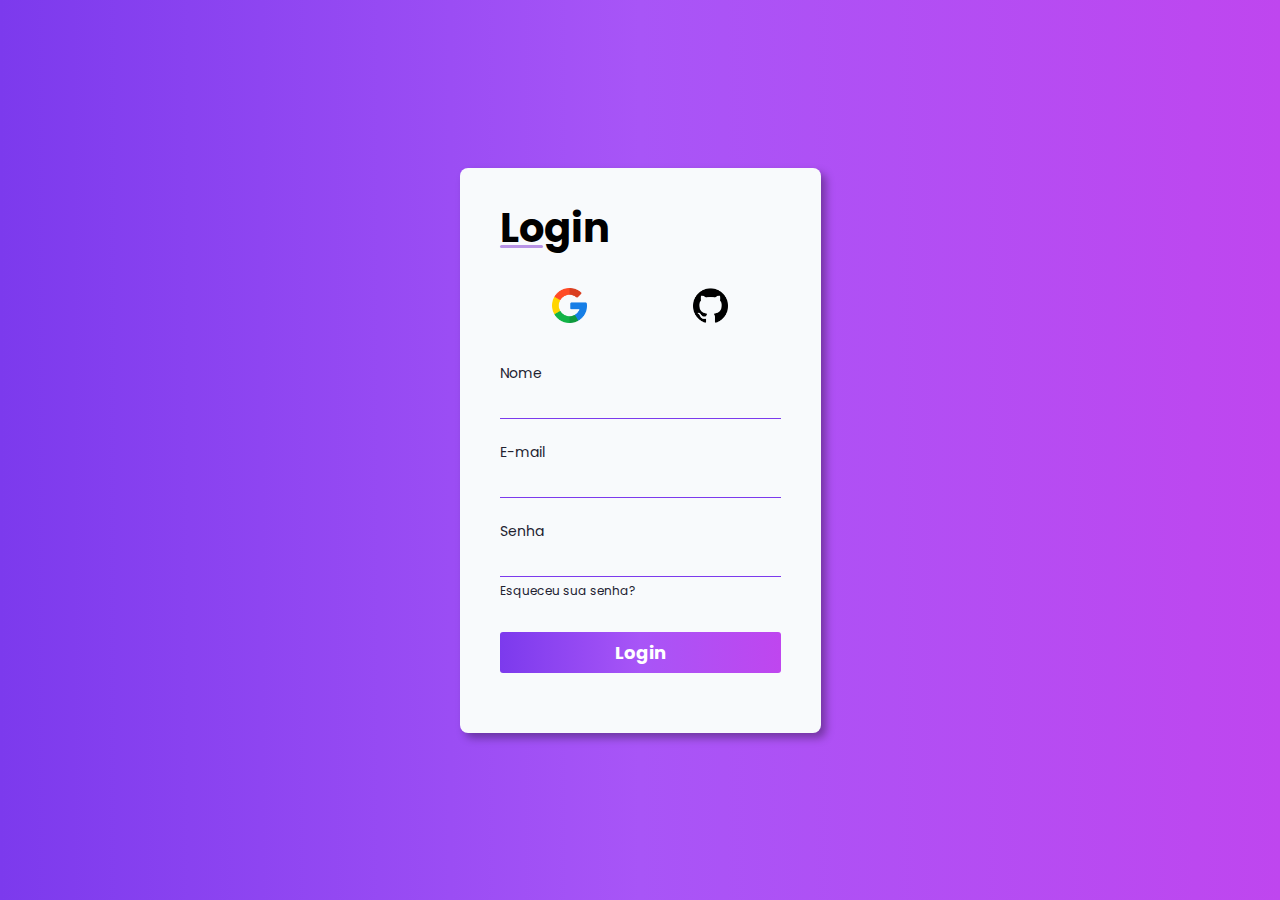
<file: Dashboard com Login/index.html>
<!DOCTYPE html>
<html lang="en">
<head>
    <meta charset="UTF-8">
    <meta http-equiv="X-UA-Compatible" content="IE=edge">
    <meta name="viewport" content="width=device-width, initial-scale=1.0">
    <link rel="stylesheet" href="https://cdnjs.cloudflare.com/ajax/libs/font-awesome/6.2.0/css/all.min.css" integrity="sha512-xh6O/CkQoPOWDdYTDqeRdPCVd1SpvCA9XXcUnZS2FmJNp1coAFzvtCN9BmamE+4aHK8yyUHUSCcJHgXloTyT2A==" crossorigin="anonymous" referrerpolicy="no-referrer" />
    
    <link rel="stylesheet" href="assets/css/style.css">
    
    <title>Login</title>
</head>
<body>   
    <main id="container">
        <form id="login_form">
            <!-- FORM HEADER -->
            <div id="form_header">
                <h1>Login</h1>
                <i id="mode_icon" class="fa-solid fa-moon"></i>
            </div>

            <!-- SOCIAL MEDIA LINKS -->
            <div id="social_media">

                <!-- GOOGLE -->
                <a href="#">
                    <img src="assets/imgs/google.png" alt="Google logo">
                </a>
                
                <!-- GITHUB -->
                <a href="#">
                    <img src="assets/imgs/github.png" alt="">
                </a>
            </div>

            <!-- INPUTS -->
            <div id="inputs">
                <!-- NAME -->
                <div class="input-box">
                    <label for="name">
                        Nome
                        <div class="input-field">
                            <i class="fa-solid fa-user"></i>
                            <input type="text" id="name" name="name">
                        </div>
                    </label>
                </div>
                
                <!-- EMAIL -->
                <div class="input-box">
                    <label for="email">
                        E-mail
                        <div class="input-field">
                            <i class="fa-solid fa-envelope"></i>
                            <input type="email" id="email" name="email">
                        </div>
                    </label>
                </div>
                
                <!-- PASSWORD -->
                <div class="input-box">
                    <label for="password">
                        Senha
                        <div class="input-field">
                            <i class="fa-solid fa-key"></i>
                            <input type="password" id="password" name="password">
                        </div>
                    </label>
                    
                    <!-- FORGOT PASSWORD -->
                    <div id="forgot_password">
                        <a href="forgotpass.html">
                            Esqueceu sua senha?
                        </a>
                    </div>
                </div>
            </div>

            <!-- LOGIN BUTTON -->
           
            <button type="submit" id="login_button" >
                <a href="Dashboard/index.html">
            Login
        </button>
    </a>
        </form>
    </main>

    <!-- JAVASCRIPT -->
    <script type="text/javascript" src="assets/js/script.js"></script>
</body>
</html>
</file>
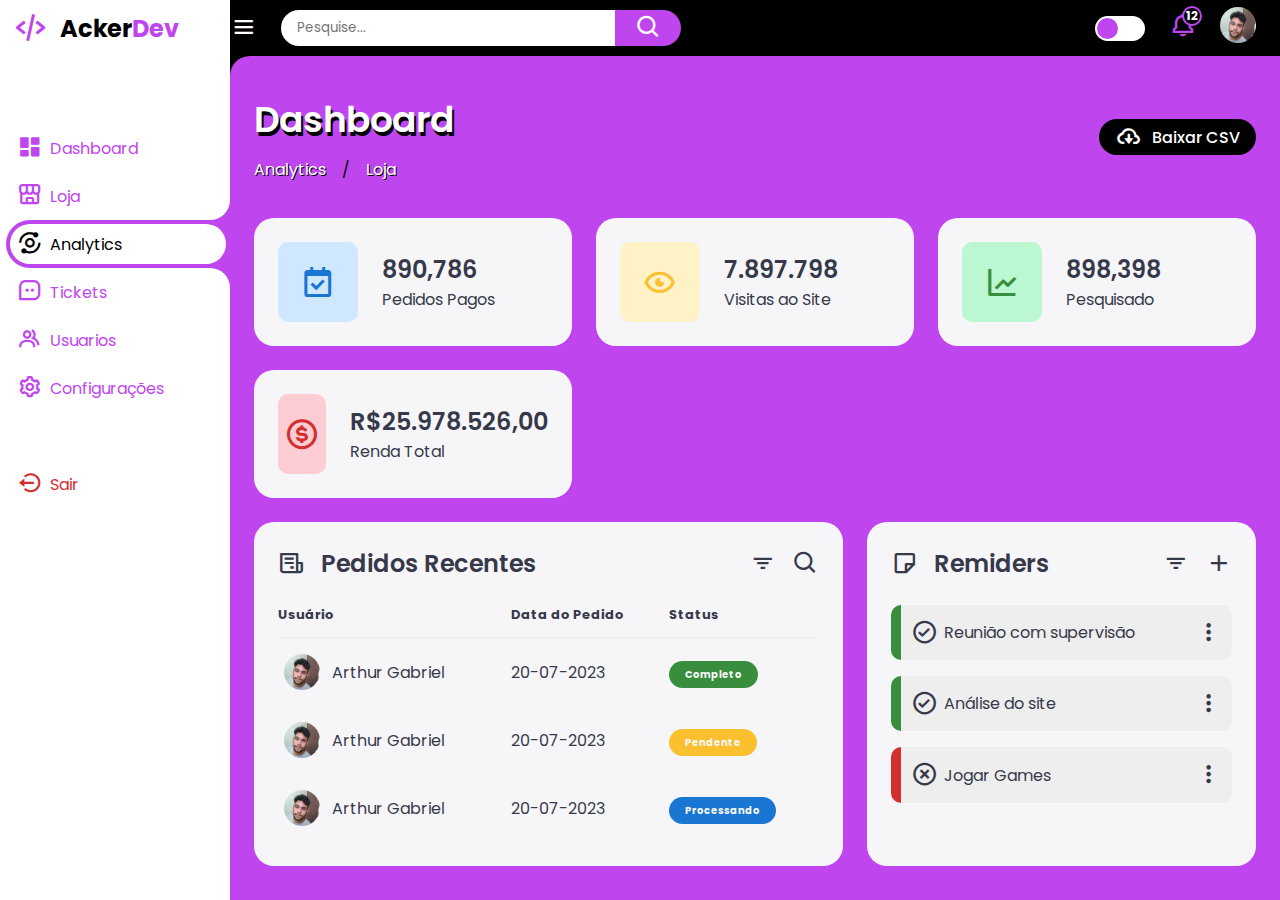
<file: Dashboard com Login/Dashboard/index.html>
<!DOCTYPE html>
<html lang="en">

<head>
    <meta charset="UTF-8">
    <meta name="viewport" content="width=device-width, initial-scale=1.0">
    <link href='https://unpkg.com/boxicons@2.1.4/css/boxicons.min.css' rel='stylesheet'>
    <link rel="stylesheet" href="style.css">
    <title>AckerDev</title>
</head>

<body>

    <!-- Sidebar -->
    <div class="sidebar">
        <a href="#" class="logo">
            <i class='bx bx-code-alt'></i>
            <div class="logo-name"><span>Acker</span>Dev</div>
        </a>
        <ul class="side-menu">
            <li><a href="#"><i class='bx bxs-dashboard'></i>Dashboard</a></li>
            <li><a href="#"><i class='bx bx-store-alt'></i>Loja</a></li>
            <li class="active"><a href="#"><i class='bx bx-analyse'></i>Analytics</a></li>
            <li><a href="#"><i class='bx bx-message-square-dots'></i>Tickets</a></li>
            <li><a href="#"><i class='bx bx-group'></i>Usuarios</a></li>
            <li><a href="#"><i class='bx bx-cog'></i>Configurações</a></li>
        </ul>
        <ul class="side-menu">
            <li>
                <a href="/index.html" class="logout">
                    <i class='bx bx-log-out-circle'></i>
                    Sair
                </a>
            </li>
        </ul>
    </div>
    <!-- End of Sidebar -->

    <!-- Main Content -->
    <div class="content">
        <!-- Navbar -->
        <nav>
            <i class='bx bx-menu'></i>
            <form action="#">
                <div class="form-input">
                    <input type="search" placeholder="Pesquise...">
                    <button class="search-btn" type="submit"><i class='bx bx-search'></i></button>
                </div>
            </form>
            <input type="checkbox" id="theme-toggle" hidden>
            <label for="theme-toggle" class="theme-toggle"></label>
            <a href="#" class="notif">
                <i class='bx bx-bell'></i>
                <span class="count">12</span>
            </a>
            <a href="#" class="profile">
                <img src="images/logo.jpg">
            </a>
        </nav>

        <!-- End of Navbar -->

        <main>
            <div class="header">
                <div class="left">
                    <h1>Dashboard</h1>
                    <ul class="breadcrumb">
                        <li><a href="#">
                                Analytics
                            </a></li>
                        /
                        <li><a href="#" class="active">Loja</a></li>
                    </ul>
                </div>
                <a href="#" class="report">
                    <i class='bx bx-cloud-download'></i>
                    <span>Baixar CSV</span>
                </a>
            </div>

            <!-- Insights -->
            <ul class="insights">
                <li>
                    <i class='bx bx-calendar-check'></i>
                    <span class="info">
                        <h3>
                            890,786
                        </h3>
                        <p>Pedidos Pagos</p>
                    </span>
                </li>
                <li><i class='bx bx-show-alt'></i>
                    <span class="info">
                        <h3>
                         7.897.798
                        </h3>
                        <p>Visitas ao Site</p>
                    </span>
                </li>
                <li><i class='bx bx-line-chart'></i>
                    <span class="info">
                        <h3>
                            898,398
                        </h3>
                        <p>Pesquisado</p>
                    </span>
                </li>
                <li><i class='bx bx-dollar-circle'></i>
                    <span class="info">
                        <h3>
                            R$25.978.526,00
                        </h3>
                        <p>Renda Total</p>
                    </span>
                </li>
            </ul>
            <!-- End of Insights -->

            <div class="bottom-data">
                <div class="orders">
                    <div class="header">
                        <i class='bx bx-receipt'></i>
                        <h3>Pedidos Recentes</h3>
                        <i class='bx bx-filter'></i>
                        <i class='bx bx-search'></i>
                    </div>
                    <table>
                        <thead>
                            <tr>
                                <th>Usuário</th>
                                <th>Data do Pedido</th>
                                <th>Status</th>
                            </tr>
                        </thead>
                        <tbody>
                            <tr>
                                <td>
                                    <img src="images/profile-1.jpg">
                                    <p>Arthur Gabriel</p>
                                </td>
                                <td>20-07-2023</td>
                                <td><span class="status completed">Completo</span></td>
                            </tr>
                            <tr>
                                <td>
                                    <img src="images/profile-1.jpg">
                                    <p>Arthur Gabriel</p>
                                </td>
                                <td>20-07-2023</td>
                                <td><span class="status pending">Pendente</span></td>
                            </tr>
                            <tr>
                                <td>
                                    <img src="images/profile-1.jpg">
                                    <p>Arthur Gabriel</p>
                                </td>
                                <td>20-07-2023</td>
                                <td><span class="status process">Processando</span></td>
                            </tr>
                        </tbody>
                    </table>
                </div>

                <!-- Reminders -->
                <div class="reminders">
                    <div class="header">
                        <i class='bx bx-note'></i>
                        <h3>Remiders</h3>
                        <i class='bx bx-filter'></i>
                        <i class='bx bx-plus'></i>
                    </div>
                    <ul class="task-list">
                        <li class="completed">
                            <div class="task-title">
                                <i class='bx bx-check-circle'></i>
                                <p>Reunião com supervisão</p>
                            </div>
                            <i class='bx bx-dots-vertical-rounded'></i>
                        </li>
                        <li class="completed">
                            <div class="task-title">
                                <i class='bx bx-check-circle'></i>
                                <p>Análise do site</p>
                            </div>
                            <i class='bx bx-dots-vertical-rounded'></i>
                        </li>
                        <li class="not-completed">
                            <div class="task-title">
                                <i class='bx bx-x-circle'></i>
                                <p>Jogar Games</p>
                            </div>
                            <i class='bx bx-dots-vertical-rounded'></i>
                        </li>
                    </ul>
                </div>

                <!-- End of Reminders-->

            </div>

        </main>

    </div>

    <script src="index.js"></script>
</body>

</html>
</file>
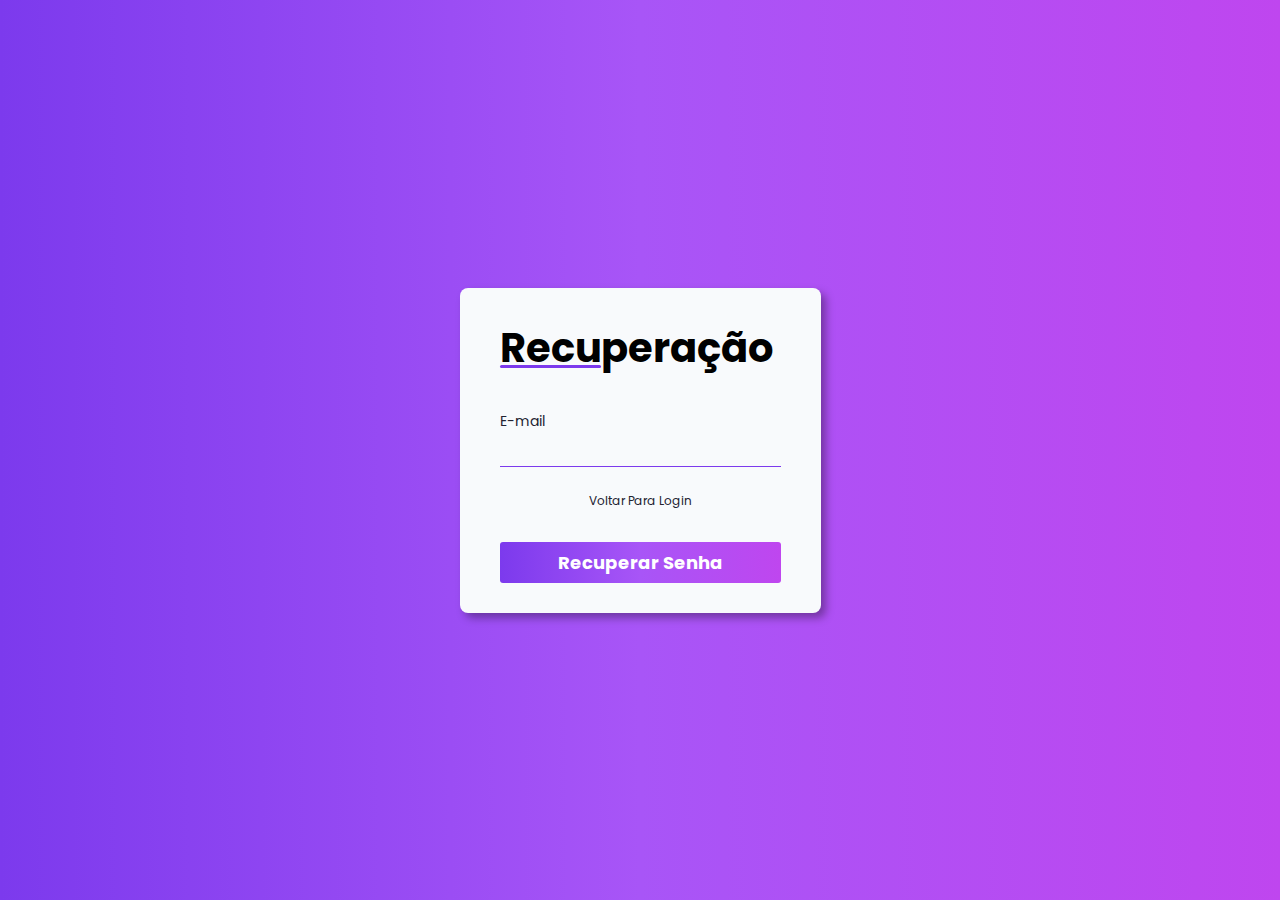
<file: Dashboard com Login/forgotpass.html>
<!DOCTYPE html>
<html lang="en">
<head>
    <meta charset="UTF-8">
    <meta http-equiv="X-UA-Compatible" content="IE=edge">
    <meta name="viewport" content="width=device-width, initial-scale=1.0">
    <link rel="stylesheet" href="https://cdnjs.cloudflare.com/ajax/libs/font-awesome/6.2.0/css/all.min.css" integrity="sha512-xh6O/CkQoPOWDdYTDqeRdPCVd1SpvCA9XXcUnZS2FmJNp1coAFzvtCN9BmamE+4aHK8yyUHUSCcJHgXloTyT2A==" crossorigin="anonymous" referrerpolicy="no-referrer" />
    
    <link rel="stylesheet" href="assets/css/styleforgot.css">
    
    <title>Recuperação</title>
</head>
<body>   
    <main id="container">
        <form id="login_form">
            <!-- FORM HEADER -->
            <div id="form_header">
                <h1>Recuperação</h1>
                <i id="mode_icon" class="fa-solid fa-moon"></i>
            </div>

            

            <!-- INPUTS -->
            <div id="inputs">
                <!-- NAME -->
                
                
                <!-- EMAIL -->
                <div class="input-box">
                    <label for="email">
                        E-mail
                        <div class="input-field">
                            <i class="fa-solid fa-envelope"></i>
                            <input type="email" id="email" name="email">
                        </div>
                    </label>
                </div>
                
               
                    
                    <!-- FORGOT PASSWORD -->
                    <div id="forgot_password">
                        <a href="index.html">
                            Voltar Para Login
                        </a>
                    </div>
                </div>
            </div>

            <!-- LOGIN BUTTON -->
            <button type="submit" id="login_button">
                <a href="index.html">Recuperar Senha</a>
            </button>
        </form>
    </main>

    <!-- JAVASCRIPT -->
    <script type="text/javascript" src="assets/js/script.js"></script>
</body>
</html>
</file>
<file: Dashboard com Login/assets/css/style.css>
@import url('https://fonts.googleapis.com/css2?family=Poppins:wght@100;200;300;400&display=swap');

/** Variables - colors **/
:root {
    /* Light */
    --color-light-50: #f8fafc;

    /* Dark */
    --color-dark-50: #222230;
    --color-dark-100: #42435c;
    --color-dark-900: #000;

    /* Purple */
    --color-purple-50: #7c3aed;
    --color-purple-100: #a855f7;
    --color-purple-200: #bf46ef;

    /* Gradient */
    --color-gradient: linear-gradient(90deg, var(--color-purple-50), var(--color-purple-100), var(--color-purple-200));
}

/* General */
* {
    font-family: 'Poppins', sans-serif;
    margin: 0;
    padding: 0;
    box-sizing: border-box;
}

#container {
    height: 100vh;
    width: 100%;
    display: flex;
    justify-content: center;
    align-items: center;
    background: var(--color-gradient)
}

#login_form {
    display: flex;
    flex-direction: column;
    height: fit-content;
    background-color: var(--color-light-50);
    padding: 30px 40px;
    border-radius: 8px;
    gap: 30px;
    box-shadow: 5px 5px 8px rgba(0, 0, 0, 0.336);
    animation: dark-to-light-background 0.3s ease-in-out;
}

/* Form Header */
#form_header {
    display: flex;
    align-items: center;
    justify-content: space-between;
}

#form_header h1 {
    font-size: 40px;
    position: relative;
}

#form_header h1::before {
    position: absolute;
    content: '';
    width: 40%;
    height: 3px;
    background-color: rgb(184, 148, 230);
    bottom: 10px;
    border-radius: 5px;
}

#mode_icon {
    cursor: pointer;
    font-size: 20px;
}

/* Social Media */
#social_media {
    display: flex;
    justify-content: space-around;
}

#social_media img {
    width: 35px;
}

#social_media img:hover {
    transform: scale(1.2);
    
}

/* Inputs */
#inputs {
    display: flex;
    align-items: center;
    justify-content: center;
    flex-direction: column;
    gap: 20px;
}

.input-box>label {
    font-size: 14px;
    color: var(--color-dark-50);
}

.input-field {
    display: flex;
    align-items: center;
    gap: 15px;
    padding: 3px;
    border-bottom: 1px solid var(--color-purple-50);
    cursor: text;
}

.input-field i {
    font-size: 18px;
    cursor: text;
    color: var(--color-dark-900);
} 

.input-field input {
    border: none;
    width: 260px;
    background-color: transparent;
    font-size: 18px;
    padding: 0px 5px;
}

.input-field input:focus {
    outline: none;
}

/* Forgot password */
#forgot_password a {
    text-decoration: none;
    color: var(--color-dark-50);
    font-size: 12px;
}

#forgot_password a:hover {
    color: var(--color-purple-50);
}

/* Login Button */
#login_button {
    border: none;
    background: var(--color-gradient);
    padding: 7px;
    border-radius: 3px;
    color: white;
    font-weight: bold;
    font-size: 18px;
    cursor: pointer;
}

button a{
    text-decoration: none;
    color: white;
}

#login_button:hover {
    transform: scale(1.05);
    box-shadow: rgb(184, 148, 230);
    
}

/* Dark Mode */
.dark#login_form {
    color: var(--color-light-50);
    background-color: var(--color-dark-100);
    animation: light-to-dark-background 0.3s ease-in-out;
}

.dark#login_form .input-field input,
.dark#login_form .input-field i {
    color: var(--color-light-50);
}

@keyframes dark-to-light-background {
    0% {
        background-color:var(--color-dark-100);
    }
    100.0% {
        background-color:var(--color-light-50);
    }
}

@keyframes light-to-dark-background {
    0% {
        background-color:var(--color-light-50);
    }
    100.0% {
        background-color:var(--color-dark-100); 
    }
}
</file>
<file: Dashboard com Login/Dashboard/style.css>
@import url('https://fonts.googleapis.com/css2?family=Poppins:wght@300;400;500;600;700;800&display=swap');

:root {
    --light: #f6f6f9;
    --primary: #1976D2;
    --light-primary: #CFE8FF;
    --grey: #eee;
    --dark-grey: #AAAAAA;
    --dark: #363949;
    --danger: #D32F2F;
	--light-danger: #FECDD3;
    --warning: #FBC02D;
    --light-warning: #FFF2C6;
    --success: #388E3C;
    --light-success: #BBF7D0;
}

*{
    margin: 0;
    padding: 0;
    box-sizing: border-box;
    font-family: 'Poppins', sans-serif;
}

.bx{
    font-size: 1.7rem;
}

a{
    text-decoration: none;
}

li{
    list-style: none;
}

html{
    overflow-x: hidden;
}

body.dark{
    --light: #181a1e;
    --grey: #25252c;
    --dark: #fbfbfb
}

body{
    background: #bf46ef;
    overflow-x: hidden;
}

.sidebar{
    position: fixed;
    top: 0;
    left: 0;
    background: white;
    width: 230px;
    height: 100%;
    z-index: 2000;
    overflow-x: hidden;
    scrollbar-width: none;
    transition: all 0.3s ease;
}

.sidebar::-webkit-scrollbar{
    display: none;
}

.sidebar.close{
    width: 60px;
}

.sidebar .logo{
    font-size: 24px;
    font-weight: 700;
    height: 56px;
    display: flex;
    align-items: center;
    color: #bf46ef;
    z-index: 500;
    padding-bottom: 20px;
    box-sizing: content-box;
}

.sidebar .logo .logo-name span{
    color: black;
}

.sidebar .logo .bx{
    min-width: 60px;
    display: flex;
    justify-content: center;
    font-size: 2.2rem;
}

.sidebar .side-menu{
    width: 100%;
    margin-top: 48px;
}

.sidebar .side-menu li{
    height: 48px;
    background: transparent;
    margin-left: 6px;
    border-radius: 48px 0 0 48px;
    padding: 4px;
}

.sidebar .side-menu li.active{
    background: #bf46ef;
    position: relative;
}

.sidebar .side-menu li.active::before{
    content: "";
    position: absolute;
    width: 40px;
    height: 40px;
    border-radius: 50%;
    top: -40px;
    right: 0;
    box-shadow: 20px 20px 0 #bf46ef;
    z-index: -1;
}

.sidebar .side-menu li.active::after{
    content: "";
    position: absolute;
    width: 40px;
    height: 40px;
    border-radius: 50%;
    bottom: -40px;
    right: 0;
    box-shadow: 20px -20px 0 #bf46ef;
    z-index: -1;
}

.sidebar .side-menu li a{
    width: 100%;
    height: 100%;
    background: white;
    display: flex;
    align-items: center;
    border-radius: 48px;
    font-size: 16px;
    color: #bf46ef;
    white-space: nowrap;
    overflow-x: hidden;
    transition: all 0.3s ease;
}

.sidebar .side-menu li.active a{
    color: black;
}

.sidebar.close .side-menu li a{
    width: calc(48px - (4px * 2));
    transition: all 0.3s ease;
}

.sidebar .side-menu li a .bx{
    min-width: calc(60px - ((4px + 6px) * 2));
    display: flex;
    font-size: 1.6rem;
    justify-content: center;
}

.sidebar .side-menu li a.logout{
    color: var(--danger);
}

.sidebar .side-menu li a.logout:hover {
    color: black;
}


.content{
    position: relative;
    width: calc(100% - 230px);
    left: 230px;
    transition: all 0.3s ease;
}

.sidebar.close~.content{
    width: calc(100% - 60px);
    left: 60px;
}

.content nav{
    height: 56px;
    background: black;
    padding: 0 24px 0 0;
    display: flex;
    align-items: center;
    grid-gap: 24px;
    position: sticky;
    top: 0;
    left: 0;
    z-index: 1000;
}

.content nav::before{
    content: "";
    position: absolute;
    width: 40px;
    height: 40px;
    bottom: -40px;
    left: 0;
    border-radius: 50%;
    box-shadow: -20px -20px 0 black;
}

.content nav a{
    color: #bf46ef;
}

.content nav .bx.bx-menu{
    cursor: pointer;
    color: white;
}

.content nav form{
    max-width: 400px;
    width: 100%;
    margin-right: auto;
}

.content nav form .form-input{
    display: flex;
    align-items: center;
    height: 36px;
}

.content nav form .form-input input{
    flex-grow: 1;
    padding: 0 16px;
    height: 100%;
    border: none;
    background: white;
    border-radius: 36px 0 0 36px;
    outline: none;
    width: 100%;
    color: black;
}

.content nav form .form-input button{
    width: 80px;
    height: 100%;
    display: flex;
    justify-content: center;
    align-items: center;
    background: #bf46ef;
    color: white;
    font-size: 18px;
    border: none;
    outline: none;
    border-radius: 0 36px 36px 0;
    cursor: pointer;
}

.content nav .notif{
    font-size: 20px;
    position: relative;
}

.content nav .notif .count{
    position: absolute;
    top: -6px;
    right: -6px;
    width: 20px;
    height: 20px;
    background: black;
    border-radius: 50%;
    color: white;
    border: 2px solid #bf46ef;
    font-weight: 700;
    font-size: 12px;
    display: flex;
    align-items: center;
    justify-content: center;
}

.content nav .profile img{
    width: 36px;
    height: 36px;
    object-fit: cover;
    border-radius: 50%;
}

.content nav .theme-toggle{
    display: block;
    min-width: 50px;
    height: 25px;
    background: white;
    cursor: pointer;
    position: relative;
    border-radius: 25px;
}

.content nav .theme-toggle::before{
    content: "";
    position: absolute;
    top: 2px;
    left: 2px;
    bottom: 2px;
    width: calc(25px - 4px);
    background: #bf46ef;
    border-radius: 50%;
    transition: all 0.3s ease;
}

.content nav #theme-toggle:checked+.theme-toggle::before{
    left: calc(100% - (25px - 4px) - 2px);
}

.content main{
    width: 100%;
    padding: 36px 24px;
    max-height: calc(100vh - 56px);
}

.content main .header{
    display: flex;
    align-items: center;
    justify-content: space-between;
    grid-gap: 16px;
    flex-wrap: wrap;
}

.content main .header .left h1{
    font-size: 36px;
    font-weight: 600;
    margin-bottom: 10px;
    color: white;
    text-shadow: 2px 4px black;
}

.content main .header .left .breadcrumb{
    display: flex;
    align-items: center;
    grid-gap: 16px;
}

.content main .header .left .breadcrumb li{
    color: var(--dark);
}

.content main .header .left .breadcrumb li a{
    color: white;
    pointer-events: none;
    text-shadow: 1px 1px black
}

.content main .header .left .breadcrumb li a.active{
    color:white;
    pointer-events: none;
}




.content main .header .report{
    height: 36px;
    padding: 0 16px;
    border-radius: 36px;
    background: black;
    color: white;
    display: flex;
    align-items: center;
    justify-content: center;
    grid-gap: 10px;
    font-weight: 500;
}

.content main .insights{
    display: grid;
    grid-template-columns: repeat(auto-fit, minmax(240px, 1fr));
    grid-gap: 24px;
    margin-top: 36px;
}

.content main .insights li{
    padding: 24px;
    background: var(--light);
    border-radius: 20px;
    display: flex;
    align-items: center;
    grid-gap: 24px;
    cursor: pointer;
    transition: 0.5s;
}

.content main .insights li:hover {
    transform: scale(1.1);
}




.content main .insights li .bx{
    width: 80px;
    height: 80px;
    border-radius: 10px;
    font-size: 36px;
    display: flex;
    align-items: center;
    justify-content: center;
    transition: 0.3s ease-in-out;
}

.content main .insights li .bx:hover {
    transform: scale(1.1);
}



.content main .insights li:nth-child(1) .bx{
    background: var(--light-primary);
    color: var(--primary);
}

.content main .insights li:nth-child(2) .bx{
    background: var(--light-warning);
    color: var(--warning);
}

.content main .insights li:nth-child(3) .bx{
    background: var(--light-success);
    color: var(--success);
}

.content main .insights li:nth-child(4) .bx{
    background: var(--light-danger);
    color: var(--danger);
}

.content main .insights li .info h3{
    font-size: 24px;
    font-weight: 600;
    color: var(--dark);
}

.content main .insights li .info p{
    color: var(--dark);
}

.content main .bottom-data{
    display: flex;
    flex-wrap: wrap;
    grid-gap: 24px;
    margin-top: 24px;
    width: 100%;
    color: var(--dark);
}

.content main .bottom-data>div{
    border-radius: 20px;
    background: var(--light);
    padding: 24px;
    overflow-x: auto;
    transition: 0.5s ease-in-out;
}

.content main .bottom-data>div:hover {
    transform: scale(1.05);
}



.content main .bottom-data .header{
    display: flex;
    align-items: center;
    grid-gap: 16px;
    margin-bottom: 24px;
}

.content main .bottom-data .header h3{
    margin-right: auto;
    font-size: 24px;
    font-weight: 600;
}

.content main .bottom-data .header .bx{
    cursor: pointer;
}

.content main .bottom-data .orders{
    flex-grow: 1;
    flex-basis: 500px;
}

.content main .bottom-data .orders table{
    width: 100%;
    border-collapse: collapse;
}

.content main .bottom-data .orders table th{
    padding-bottom: 12px;
    font-size: 13px;
    text-align: left;
    border-bottom: 1px solid var(--grey);
}

.content main .bottom-data .orders table td{
    padding: 16px 0;
}

.content main .bottom-data .orders table tr td:first-child{
    display: flex;
    align-items: center;
    grid-gap: 12px;
    padding-left: 6px;
}

.content main .bottom-data .orders table td img{
    width: 36px;
    height: 36px;
    border-radius: 50%;
    object-fit: cover;
}

.content main .bottom-data .orders table tbody tr{
    cursor: pointer;
    transition: all 0.3s ease;
}

.content main .bottom-data .orders table tbody tr:hover{
    background: var(--grey);
}

.content main .bottom-data .orders table tr td .status{
    font-size: 10px;
    padding: 6px 16px;
    color: var(--light);
    border-radius: 20px;
    font-weight: 700;
}

.content main .bottom-data .orders table tr td .status.completed{
    background: var(--success);
}

.content main .bottom-data .orders table tr td .status.process{
    background: var(--primary);
}

.content main .bottom-data .orders table tr td .status.pending{
    background: var(--warning);
}

.content main .bottom-data .reminders{
    flex-grow: 1;
    flex-basis: 300px;
}

.content main .bottom-data .reminders .task-list{
    width: 100%;
}

.content main .bottom-data .reminders .task-list li{
    width: 100%;
    margin-bottom: 16px;
    background: var(--grey);
    padding: 14px 10px;
    border-radius: 10px;
    display: flex;
    align-items: center;
    justify-content: space-between;
}

.content main .bottom-data .reminders .task-list li .task-title{
    display: flex;
    align-items: center;
}

.content main .bottom-data .reminders .task-list li .task-title p{
    margin-left: 6px;
}

.content main .bottom-data .reminders .task-list li .bx{
  cursor: pointer;  
}

.content main .bottom-data .reminders .task-list li.completed{
    border-left: 10px solid var(--success);
}

.content main .bottom-data .reminders .task-list li.not-completed{
    border-left: 10px solid var(--danger);
}

.content main .bottom-data .reminders .task-list li:last-child{
   margin-bottom: 0;
}

@media screen and (max-width: 768px) {
    .sidebar{
        width: 200px;
    }

    .content{
        width: calc(100% - 60px);
        left: 200px;
    }

}

@media screen and (max-width: 576px) {
    
    .content nav form .form-input input{
        display: none;
    }

    .content nav form .form-input button{
        width: auto;
        height: auto;
        background: transparent;
        color: var(--dark);
        border-radius: none;
    }

    .content nav form.show .form-input input{
        display: block;
        width: 100%;
    }

    .content nav form.show .form-input button{
        width: 36px;
        height: 100%;
        color: var(--light);
        background: var(--danger);
        border-radius: 0 36px 36px 0;
    }

    .content nav form.show~.notif, .content nav form.show~.profile{
        display: none;
    }

    .content main .insights {
        grid-template-columns: 1fr;
    }

    .content main .bottom-data .header{
        min-width: 340px;
    }

    .content main .bottom-data .orders table{
        min-width: 340px;
    }

    .content main .bottom-data .reminders .task-list{
        min-width: 340px;
    }

}
</file>
<file: Dashboard com Login/assets/css/styleforgot.css>
@import url('https://fonts.googleapis.com/css2?family=Poppins:wght@100;200;300;400&display=swap');

/** Variables - colors **/
:root {
    /* Light */
    --color-light-50: #f8fafc;

    /* Dark */
    --color-dark-50: #222230;
    --color-dark-100: #42435c;
    --color-dark-900: #000;

    /* Purple */
    --color-purple-50: #7c3aed;
    --color-purple-100: #a855f7;
    --color-purple-200: #bf46ef;

    /* Gradient */
    --color-gradient: linear-gradient(90deg, var(--color-purple-50), var(--color-purple-100), var(--color-purple-200));
}

/* General */
* {
    font-family: 'Poppins', sans-serif;
    margin: 0;
    padding: 0;
    box-sizing: border-box;
}

#container {
    height: 100vh;
    width: 100%;
    display: flex;
    justify-content: center;
    align-items: center;
    background: var(--color-gradient);
}

#login_form {
    display: flex;
    flex-direction: column;
    height: fit-content;
    background-color: var(--color-light-50);
    padding: 30px 40px;
    border-radius: 8px;
    gap: 30px;
    box-shadow: 5px 5px 8px rgba(0, 0, 0, 0.336);
    animation: dark-to-light-background 0.3s ease-in-out;
}

/* Form Header */
#form_header {
    display: flex;
    align-items: center;
    justify-content: space-between;
}

#form_header h1 {
    font-size: 40px;
    position: relative;
}

#form_header h1::before {
    position: absolute;
    content: '';
    width: 37%;
    height: 3px;
    background-color: var(--color-purple-50);
    bottom: 10px;
    border-radius: 5px;
}

#mode_icon {
    cursor: pointer;
    font-size: 20px;
}

/* Social Media */
#social_media {
    display: flex;
    justify-content: space-around;
}

#social_media img {
    width: 35px;
}

#social_media img:hover {
    transform: scale(1.2);
}

/* Inputs */
#inputs {
    display: flex;
    align-items: center;
    justify-content: center;
    flex-direction: column;
    gap: 20px;
}

.input-box>label {
    font-size: 14px;
    color: var(--color-dark-50);
}

.input-field {
    display: flex;
    align-items: center;
    gap: 15px;
    padding: 3px;
    border-bottom: 1px solid var(--color-purple-50);
    cursor: text;
}

.input-field i {
    font-size: 18px;
    cursor: text;
    color: var(--color-dark-900);
} 

.input-field input {
    border: none;
    width: 260px;
    background-color: transparent;
    font-size: 18px;
    padding: 0px 5px;
}

.input-field input:focus {
    outline: none;
}

/* Forgot password */
#forgot_password a {
    text-decoration: none;
    color: var(--color-dark-50);
    font-size: 12px;
}

#forgot_password a:hover {
    color: var(--color-purple-50);
}

/* Login Button */
#login_button {
    border: none;
    background: var(--color-gradient);
    padding: 7px;
    border-radius: 3px;
    color: var(--color-light-50);
    font-weight: bold;
    font-size: 18px;
    cursor: pointer;
}

button a{
    text-decoration: none;
    color: white;
}


#login_button:hover {
    transform: scale(1.05);
}

/* Dark Mode */
.dark#login_form {
    color: var(--color-light-50);
    background-color: var(--color-dark-100);
    animation: light-to-dark-background 0.3s ease-in-out;
}

.dark#login_form .input-field input,
.dark#login_form .input-field i {
    color: var(--color-light-50);
}

@keyframes dark-to-light-background {
    0% {
        background-color:var(--color-dark-100);
    }
    100.0% {
        background-color:var(--color-light-50);
    }
}

@keyframes light-to-dark-background {
    0% {
        background-color:var(--color-light-50);
    }
    100.0% {
        background-color:var(--color-dark-100); 
    }
}
</file>
